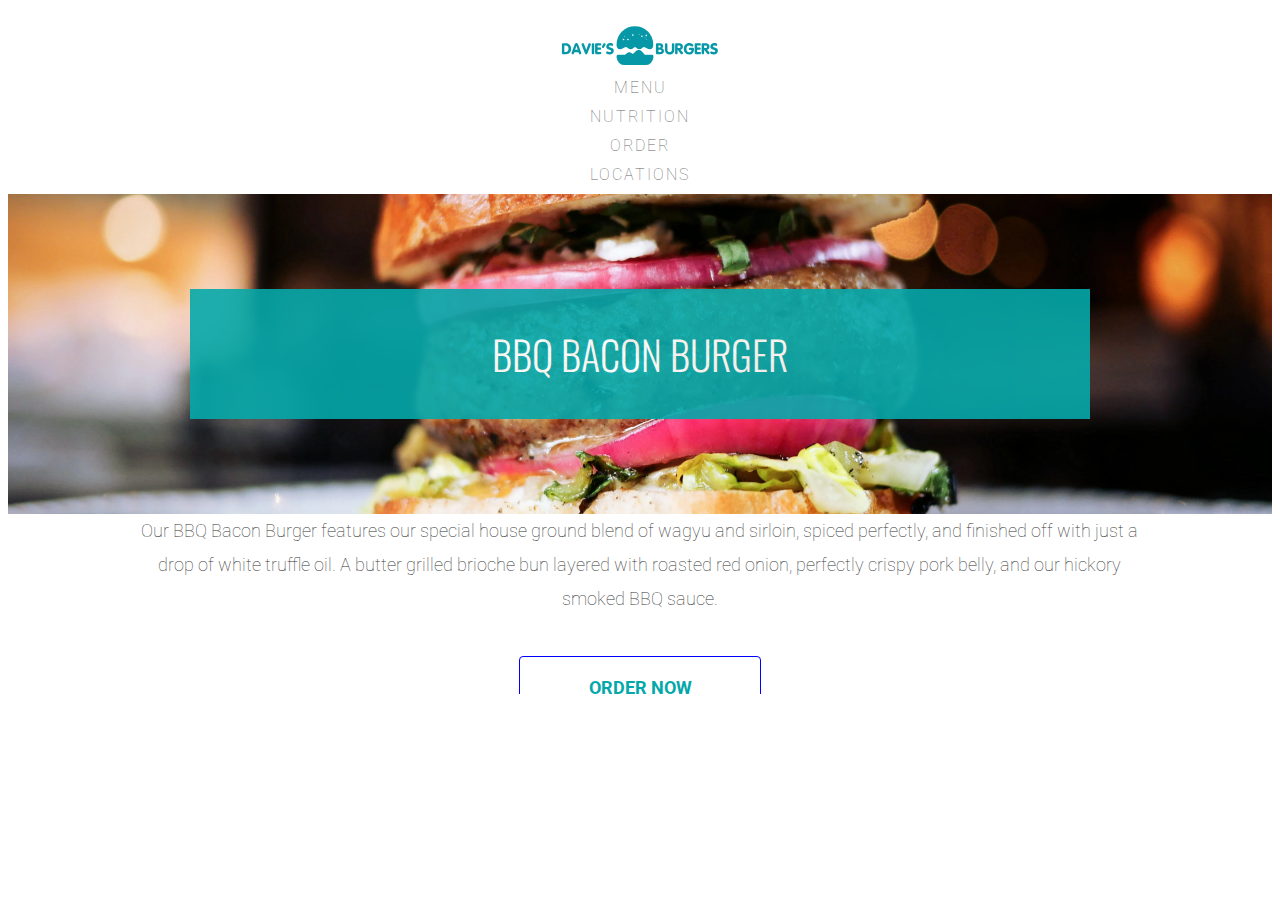
<file: Devis Burger/index.html>
<!DOCTYPE html>
<html lang="en">
<head>
    <meta charset="UTF-8">
    <meta name="viewport" content="width=device-width, initial-scale=1.0">
    <link rel="stylesheet" href="./css/style.css">
    <link href="https://fonts.googleapis.com/css?family=Roboto:100,500,700|Oswald:300,400,700" rel="stylesheet">
    <title>Devie's Burger</title>
</head>
<body>
    <nav>
        <img src="./images/htmlcss1-img_burger-logo.svg" alt="Devie's Burger Logo"/>
        <span><a href="#">MENU</a></span>
        <span><a href="#">NUTRITION</a></span>
        <span><a href="#">ORDER</a></span>
        <span><a href="#">LOCATIONS</a></span>
    </nav>
    <div class="content">
        <div class="header">
            <h1>BBQ BACON BURGER</h1>
        </div>
        
        <article><p>Our BBQ Bacon Burger features our special house ground blend of wagyu and sirloin, spiced perfectly, and finished off with just a drop of white truffle oil. A butter grilled brioche bun layered with roasted red onion, perfectly crispy pork belly, and our hickory smoked BBQ sauce.</p></article>

        <div class="order-details">
            <a href="#" class="button">ORDER NOW</a>
            <ul class="nutrition-details">
                <li>
                    <span class="category">CALORIES</span>
                    <span class="value">678</span>
                </li>
                <li>
                    <span class="category">FAT</span>
                    <span class="value">32</span>
                </li>
                <li>
                    <span class="category">PROTEIN</span>
                    <span class="value">34</span>
                </li>
                <li>
                    <span class="category">CARBOHYDRATES</span>
                    <span class="value">34</span>
                </li>
                <li>
                    <span class="category">SODIUM</span>
                    <span class="value">112</span>
                </li>
            </ul>
        </div>
    </div>
</body>
</html>
</file>
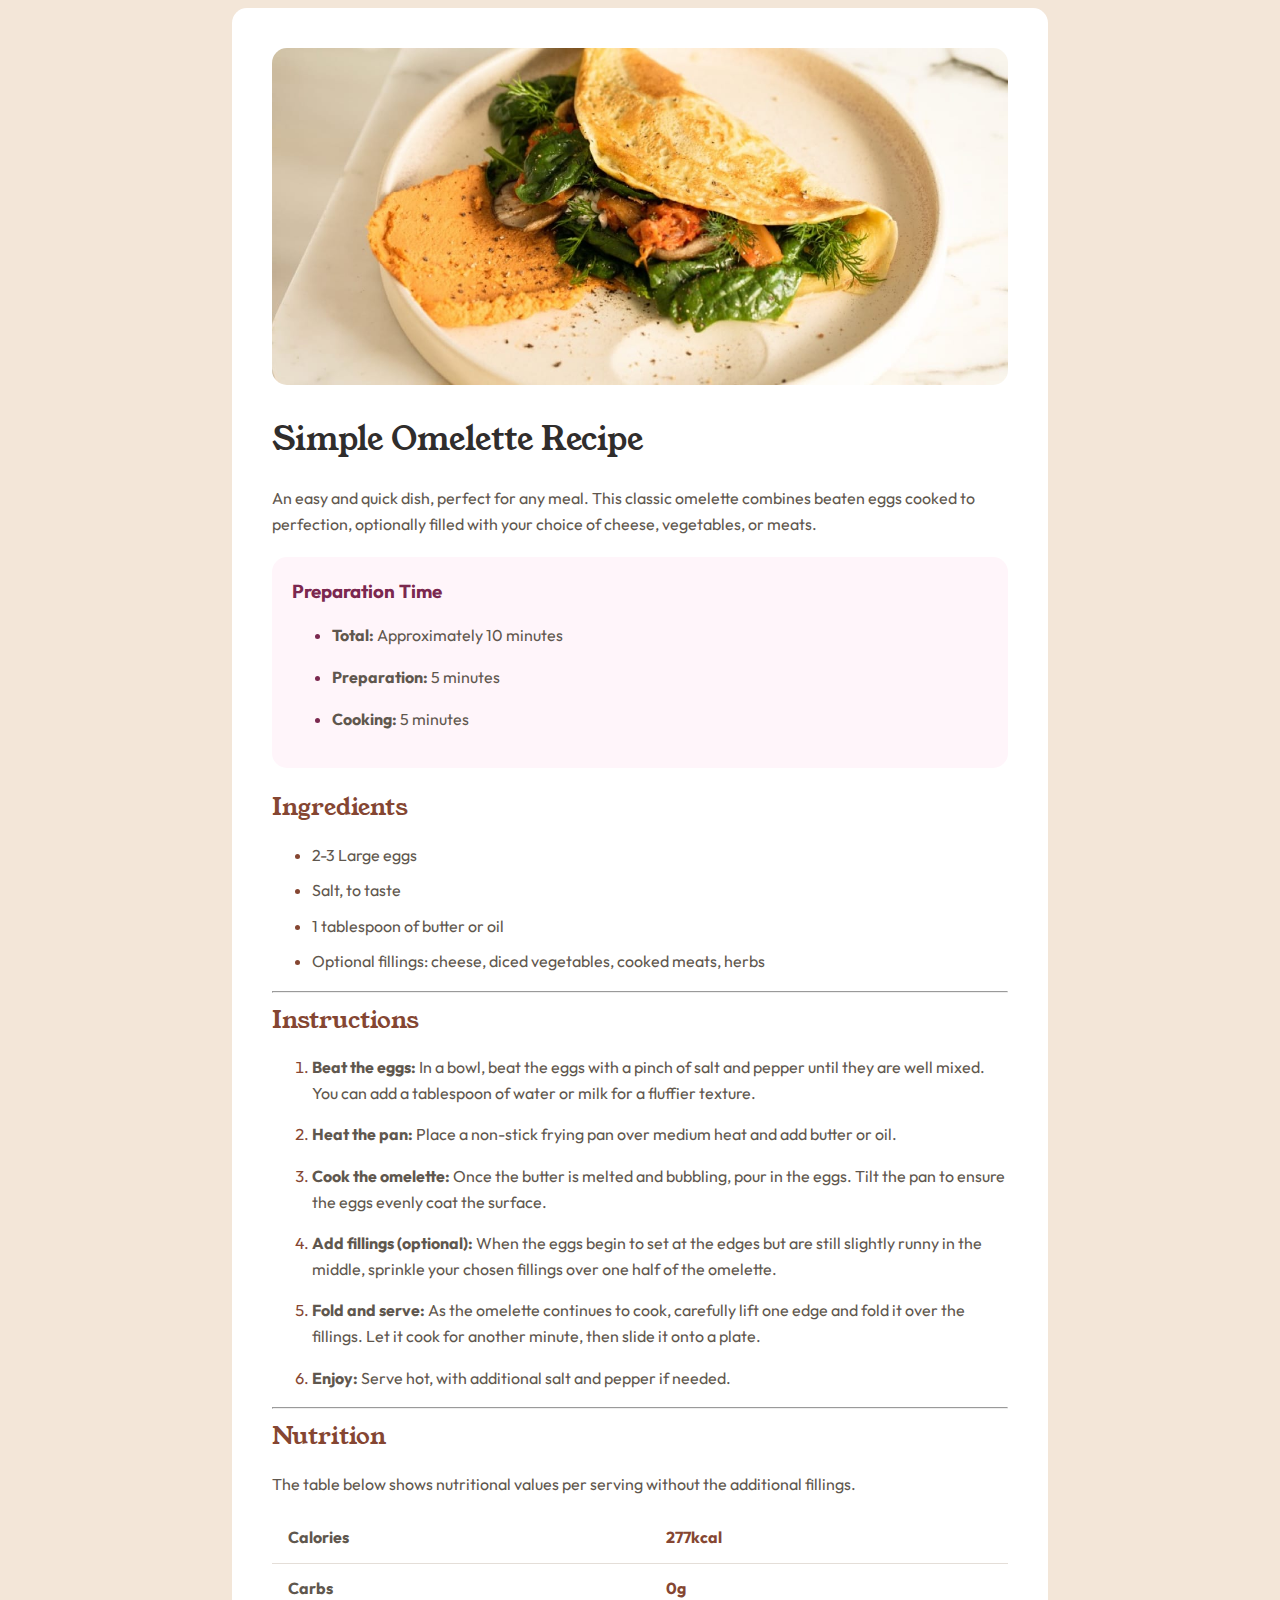
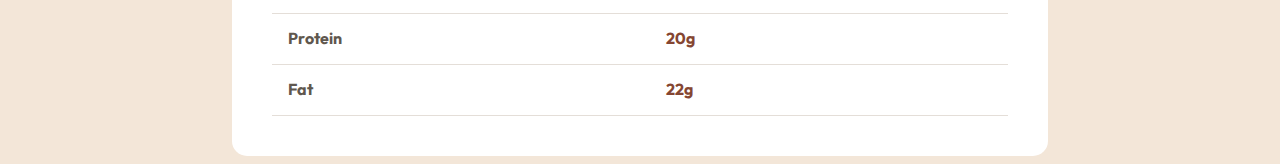
<file: recipe-page/index.html>
<!DOCTYPE html>
<html lang="en">
<head>
    <meta charset="UTF-8">
    <meta name="viewport" content="width=device-width, initial-scale=1.0">
    <link rel="preconnect" href="https://fonts.googleapis.com">
    <link rel="preconnect" href="https://fonts.gstatic.com" crossorigin>
    <link href="https://fonts.googleapis.com/css2?family=Outfit:wght@100..900&family=Space+Mono:ital,wght@0,400;0,700;1,400;1,700&family=Young+Serif&display=swap" rel="stylesheet">
    <link rel="preconnect" href="https://fonts.googleapis.com">
    <link rel="preconnect" href="https://fonts.gstatic.com" crossorigin>
    <link href="https://fonts.googleapis.com/css2?family=Outfit:wght@100..900&family=Space+Mono:ital,wght@0,400;0,700;1,400;1,700&family=Young+Serif&display=swap" rel="stylesheet">
    <link rel="stylesheet" href="./css/style.css">
    <title>Simple Omelette Recipe</title>
</head>
<body>
    <div class="container">
        <header>
            <img src="./images/image-omelette.jpeg" alt="serving of Omelette">
            <h1>Simple Omelette Recipe</h1>
            <p>An easy and quick dish, perfect for any meal. This classic omelette combines beaten eggs cooked to perfection, optionally filled with your choice of cheese, vegetables, or meats.</p>
        </header>
        <div class="prep-container">
            <h3>Preparation Time</h3>
            <ul>
                <li><p><strong>Total:</strong> Approximately 10 minutes</p></li>
                <li><p><strong>Preparation:</strong> 5 minutes</p></li>
                <li><p><strong>Cooking:</strong> 5 minutes</p></li>
            </ul>
        </div>
        <section class="ingredient">
            <h2>Ingredients</h2>
            <ul>
                <li>2-3 Large eggs</li>
                <li>Salt, to taste</li>
                <li>1 tablespoon of butter or oil</li>
                <li>Optional fillings: cheese, diced vegetables, cooked meats, herbs</li>
            </ul>
        </section>
        <hr class="divider">
        <section class="instruction">
            <h2>Instructions</h2>
            <ol>
                <li><p><strong>Beat the eggs:</strong> In a bowl, beat the eggs with a pinch of salt and pepper until they are well mixed. You can add a tablespoon of water or milk for a fluffier texture.</p></li>
                <li><p><strong>Heat the pan:</strong> Place a non-stick frying pan over medium heat and add butter or oil.</p></li>
                <li><p><strong>Cook the omelette:</strong> Once the butter is melted and bubbling, pour in the eggs. Tilt the pan to ensure the eggs evenly coat the surface.</p></li>
                <li><p><strong>Add fillings (optional):</strong> When the eggs begin to set at the edges but are still slightly runny in the middle, sprinkle your chosen fillings over one half of the omelette.</p></li>
                <li><p><strong>Fold and serve:</strong> As the omelette continues to cook, carefully lift one edge and fold it over the fillings. Let it cook for another minute, then slide it onto a plate.</p></li>
                <li><p><strong>Enjoy:</strong> Serve hot, with additional salt and pepper if needed.</p></li>
            </ol>
        </section>
        <hr class="divider">
        <section class="nutrition">
            <h2>Nutrition</h2>
            <p>The table below shows nutritional values per serving without the additional fillings.</p>
            <table>
                <tr>
                    <th scope="row">Calories</th>
                    <td>277kcal</td>
                </tr>
                <tr>
                    <th scope="row">Carbs</th>
                    <td>0g</td>
                </tr>
                <tr>
                    <th scope="row">Protein</th>
                    <td>20g</td>
                </tr>
                <tr>
                    <th scope="row">Fat</th>
                    <td>22g</td>
                </tr>
            </table>
        </section>
    </div>
</body>
</html>
</file>
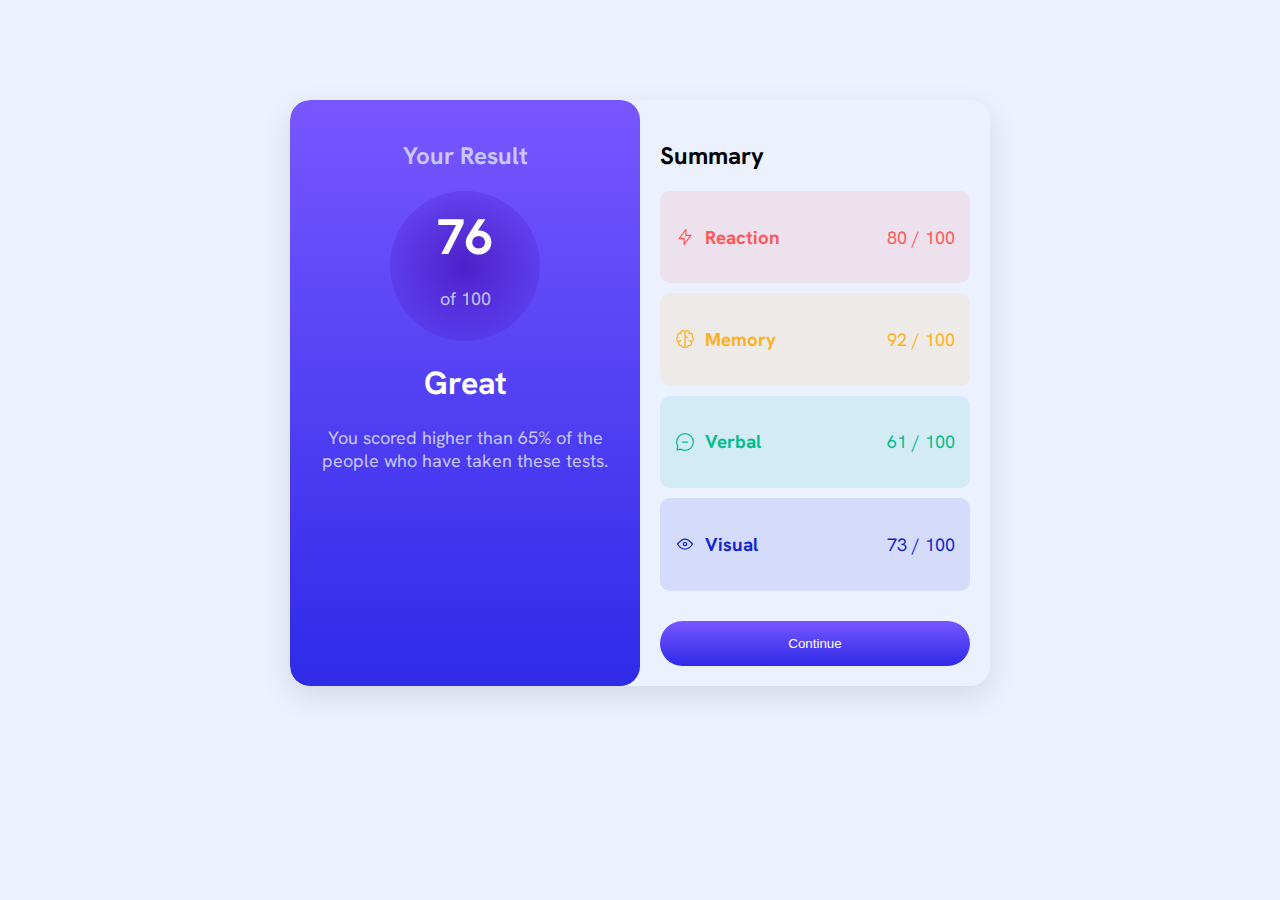
<file: Result Summary Card/index.html>
<!DOCTYPE html>
<html lang="en">
<head>
    <meta charset="UTF-8">
    <meta name="viewport" content="width=device-width, initial-scale=1.0">
    <link rel="preconnect" href="https://fonts.googleapis.com">
    <link rel="preconnect" href="https://fonts.gstatic.com" crossorigin>
    <link href="https://fonts.googleapis.com/css2?family=Hanken+Grotesk:ital,wght@0,100..900;1,100..900&family=Outfit:wght@100..900&family=Space+Mono:ital,wght@0,400;0,700;1,400;1,700&family=Young+Serif&display=swap" rel="stylesheet">
    <link rel="stylesheet" href="./css/style.css">
    <title>Result Summary</title>
</head>
<body>
    <div class="container">
        <div class="result">
            <h2 class="heading">Your Result</h2>
            <div class="total">
                <div class="socre">
                     <p class="overall-marks">76</p>
                    <p>of 100</p>
                </div>   
            </div>
            <h1>Great</h1>
            <p>You scored higher than 65% of the people who have taken these tests.</p>
        </div>
        <div class="summary">
            <h2>Summary</h2>
            <div class="category reaction">
                <div class="label">
                    <img src="./images/icon-reaction.svg" alt="">
                <h3>Reaction</h3>
                </div>
                <p><span>80</span> / 100</p>
            </div>
            <div class="category memory">
                <div class="label">
                    <img src="./images/icon-memory.svg" alt="">
                <h3>Memory</h3>
                </div>
                <p><span>92</span> / 100</p>
            </div>
            <div class="category verbal">
                <div class="label">
                    <img src="./images/icon-verbal.svg" alt="">
                <h3>Verbal</h3>
                </div>
                <p><span>61</span> / 100</p>
            </div>
            <div class="category visual">
                <div class="label">
                    <img src="./images/icon-visual.svg" alt="">
                <h3>Visual</h3>
                </div>
                <p><span>73</span> / 100</p>
            </div>
            <button class="button">
                Continue
            </button>
        </div>
    </div>
</body>
</html>
</file>
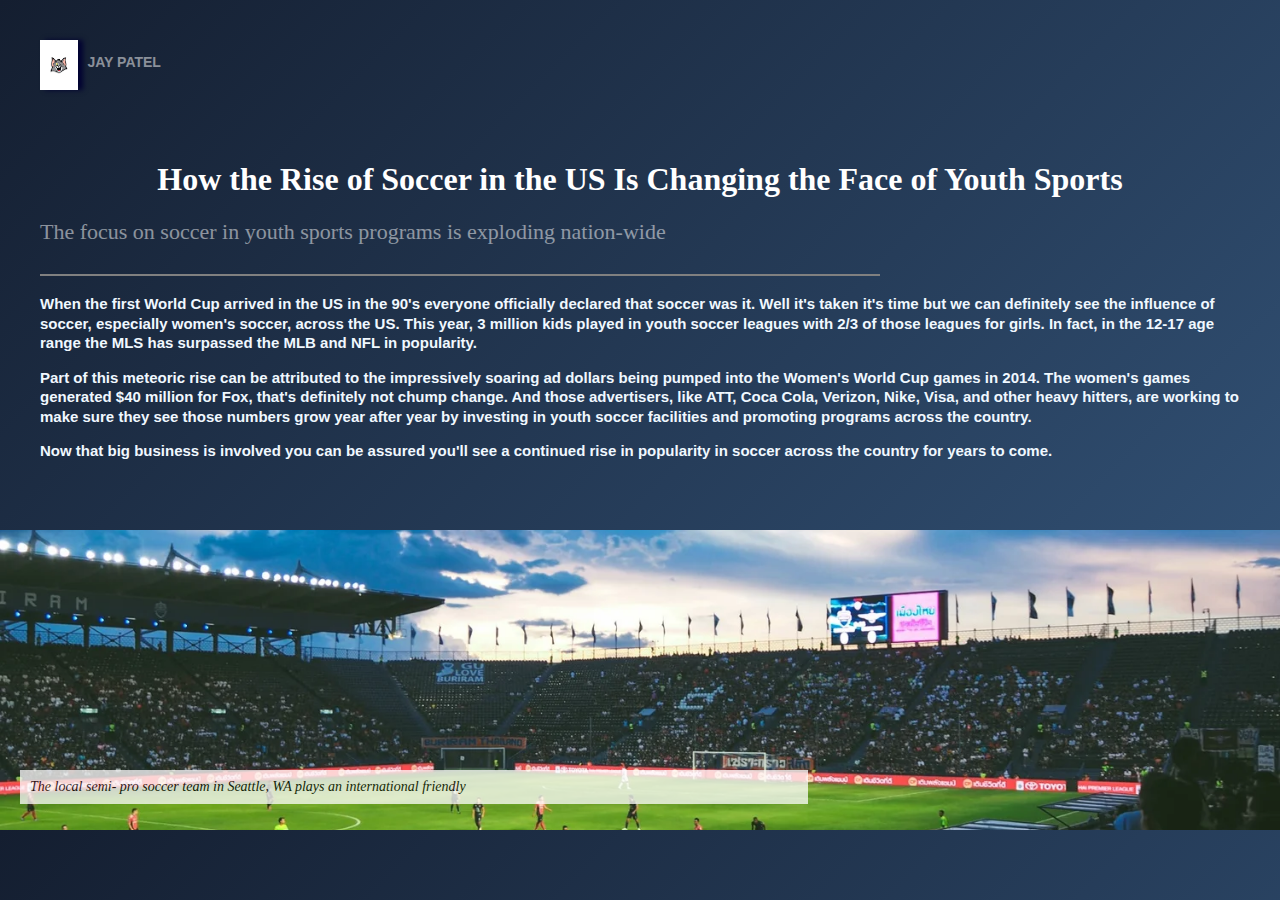
<file: Rise of Soccer Website - Html, CSS/index.html>
<!DOCTYPE html>
<html lang="en">
<head>
    <meta charset="UTF-8">
    <meta name="viewport" content="width=device-width, initial-scale=1.0">
    <link rel="stylesheet" href="./css/style.css">
    <title>Rise of Soccer in the US</title>
</head>
<body>
    <div class="content">
    <div class="author">
        <img src="./image/Tom Face _ Tom And Jerry Official Pin _ Redwolf.jpg" alt="author"/>
        <h3>Jay Patel</h3>
    </div>
    
    <header>
        <h1 class="title">How the Rise of Soccer in the US Is Changing the Face of Youth Sports</h1>
        <h2>The focus on soccer in youth sports programs is exploding nation-wide</h2>
    </header>
    <article>
        <p>When the first World Cup arrived in the US in the 90's everyone officially declared that soccer was it. Well it's taken it's time but we can definitely see the influence of soccer, especially women's soccer, across the US. This year, 3 million kids played in youth soccer leagues with 2/3 of those leagues for girls. In fact, in the 12-17 age range the MLS has surpassed the MLB and NFL in popularity.</p>
        <p>Part of this meteoric rise can be attributed to the impressively soaring ad dollars being pumped into the Women's World Cup games in 2014. The women's games generated $40 million for Fox, that's definitely not chump change. And those advertisers, like ATT, Coca Cola, Verizon, Nike, Visa, and other heavy hitters, are working to make sure they see those numbers grow year after year by investing in youth soccer facilities and promoting programs across the country.</p>
        <p>Now that big business is involved you can be assured you'll see a continued rise in popularity in soccer across the country for years to come.</p>
    </article>
    </div>
    <div class="footer">
        <p>The local semi- pro soccer team in Seattle, WA plays an international friendly</p>
    </div>
</body>
</html>
</file>
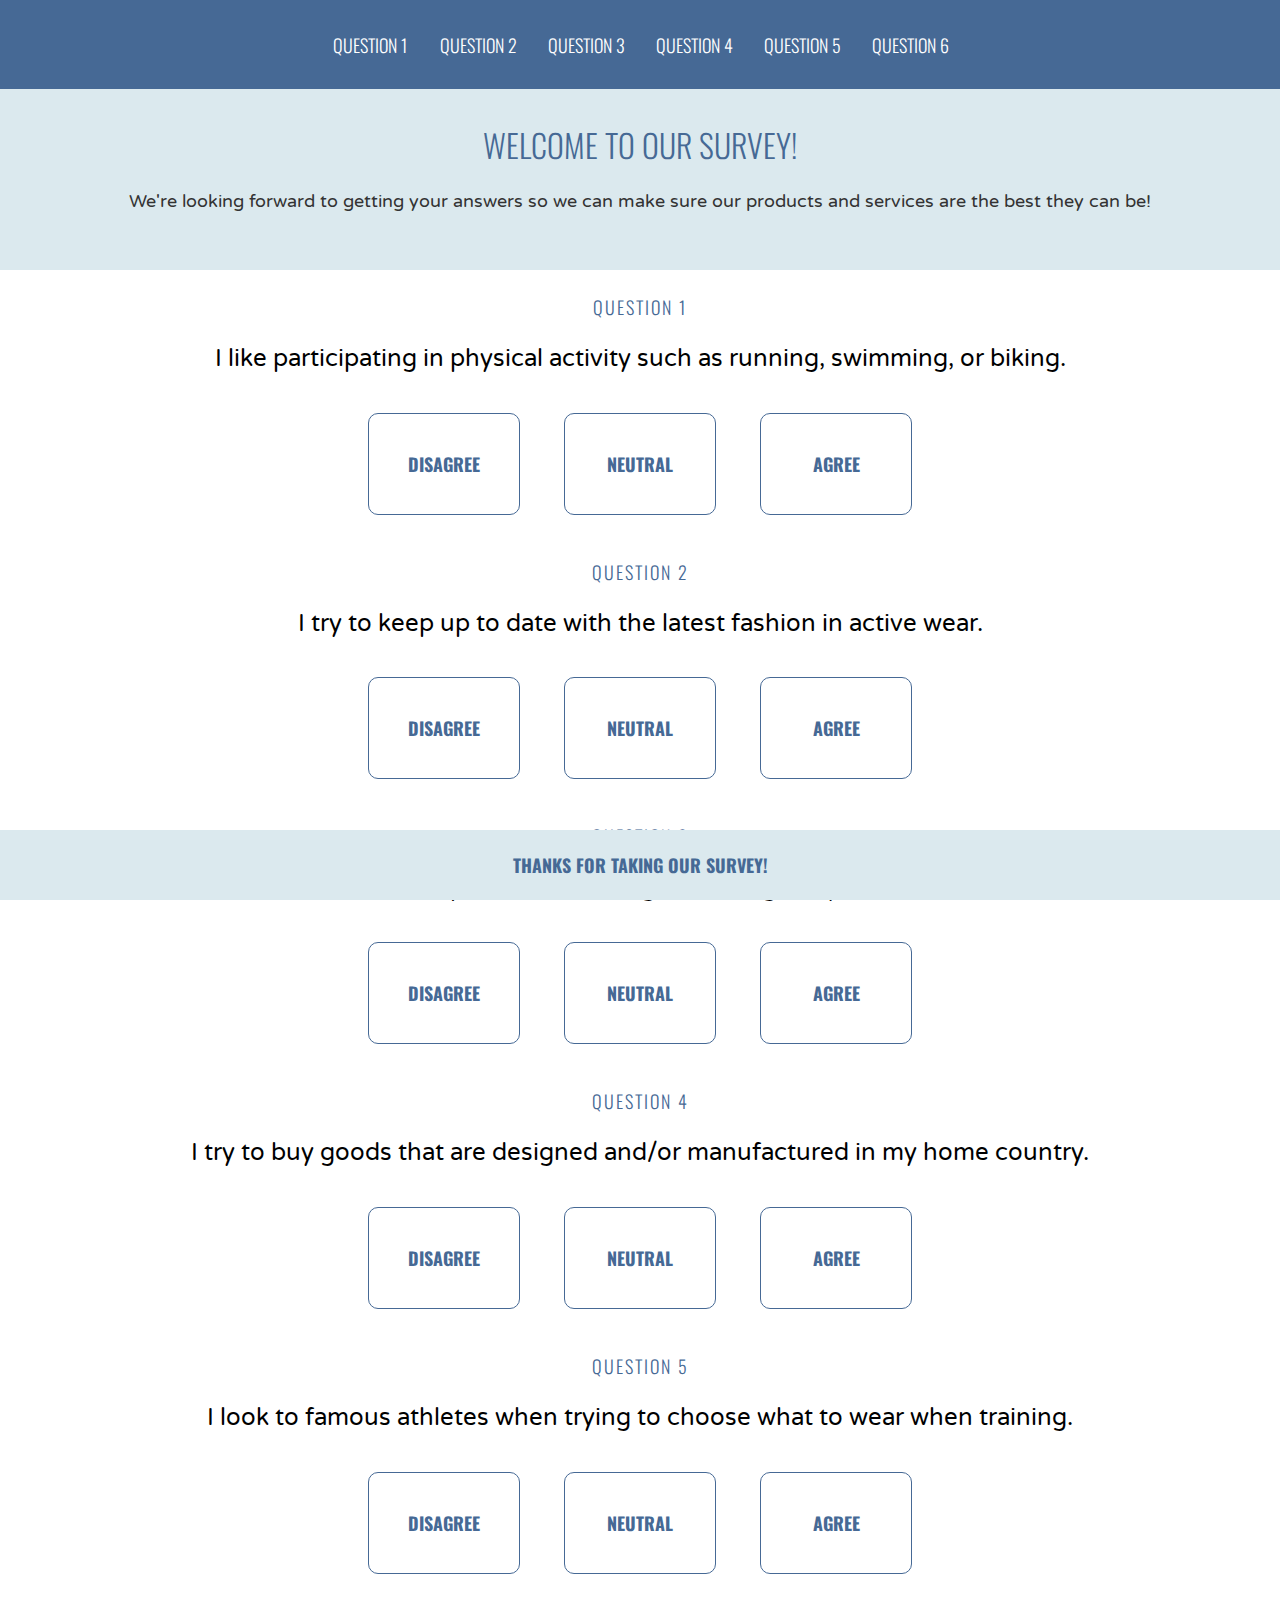
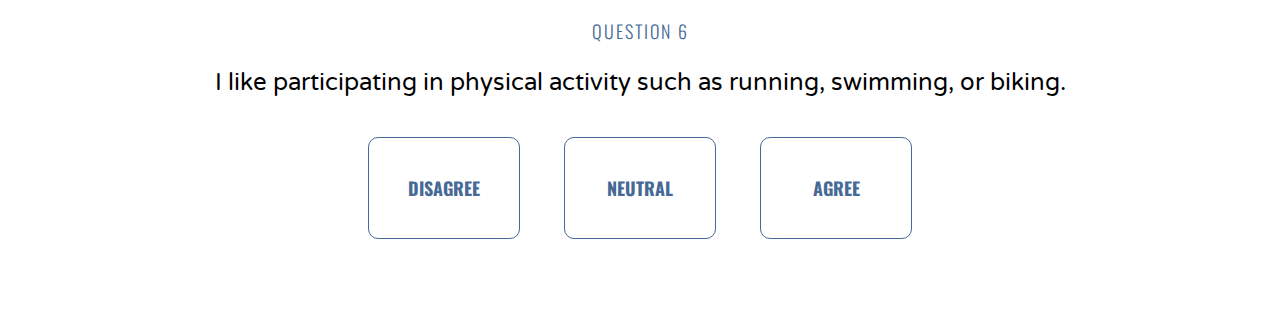
<file: Survey - Html, CSS/index.html>
<!DOCTYPE html>
<html lang="en">
<head>
    <meta charset="UTF-8">
    <meta name="viewport" content="width=device-width, initial-scale=1.0">
    <link rel="stylesheet" href="./style.css">
    <link href="https://fonts.googleapis.com/css?family=Oswald:300,700|Varela+Round" rel="stylesheet">
    <title>Please Participate in Our Survey!</title>
</head>
<body>
    <header>
        <ul>
            <li><a href="#1">Question 1</a></li>
            <li><a href="#2">Question 2</a></li>
            <li><a href="#3">Question 3</a></li>
            <li><a href="#4">Question 4</a></li>
            <li><a href="#5">Question 5</a></li>
            <li><a href="#6">Question 6</a></li>
        </ul>
    </header>
    <div class="welcome">
        <h1>Welcome to our survey!</h1>
        <p>We're looking forward to getting your answers so we can make sure our products and services are the best they can be!</p>
    </div>
    <div class="content">
        <h4 id="1" class="questions">Question 1</h4>
        <h2>I like participating in physical activity such as running, swimming, or biking.</h2>
        <div class="answers">
            <h3>DISAGREE</h3>
        </div>
        <div class="answers">
            <h3>NEUTRAL</h3>
        </div>
        <div class="answers">
            <h3>AGREE</h3>
        </div>
        <h4 id="2" class="questions">Question 2</h4>
        <h2>I try to keep up to date with the latest fashion in active wear.</h2>
        <div class="answers">
            <h3>DISAGREE</h3>
        </div>
        <div class="answers">
            <h3>NEUTRAL</h3>
        </div>
        <div class="answers">
            <h3>AGREE</h3>
        </div>
        <h4 id="3" class="questions">Question 3</h4>
        <h2>I purchase clothing online regularly.</h2>
        <div class="answers">
            <h3>DISAGREE</h3>
        </div>
        <div class="answers">
            <h3>NEUTRAL</h3>
        </div>
        <div class="answers">
            <h3>AGREE</h3>
        </div>
        <h4 id="4" class="questions">Question 4</h4>
        <h2>I try to buy goods that are designed and/or manufactured in my home country.</h2>
        <div class="answers">
            <h3>DISAGREE</h3>
        </div>
        <div class="answers">
            <h3>NEUTRAL</h3>
        </div>
        <div class="answers">
            <h3>AGREE</h3>    
        </div>
        <h4 id="5" class="questions">Question 5</h4>
        <h2>I look to famous athletes when trying to choose what to wear when training.</h2>
        <div class="answers">
            <h3>DISAGREE</h3>
        </div>
        <div class="answers">
            <h3>NEUTRAL</h3>
        </div>
        <div class="answers">
            <h3>AGREE</h3>
        </div>
        <h4 id="6" class="questions">Question 6</h4>
        <h2>I like participating in physical activity such as running, swimming, or biking.</h2>
        <div class="answers">
            <h3>DISAGREE</h3>
        </div>
        <div class="answers">
            <h3>NEUTRAL</h3>
        </div>
        <div class="answers">
            <h3>AGREE</h3>
        </div>
    </div>
    <footer>
        <h3>Thanks for taking our survey!</h3>
    </footer>
</body>
</html>
</file>
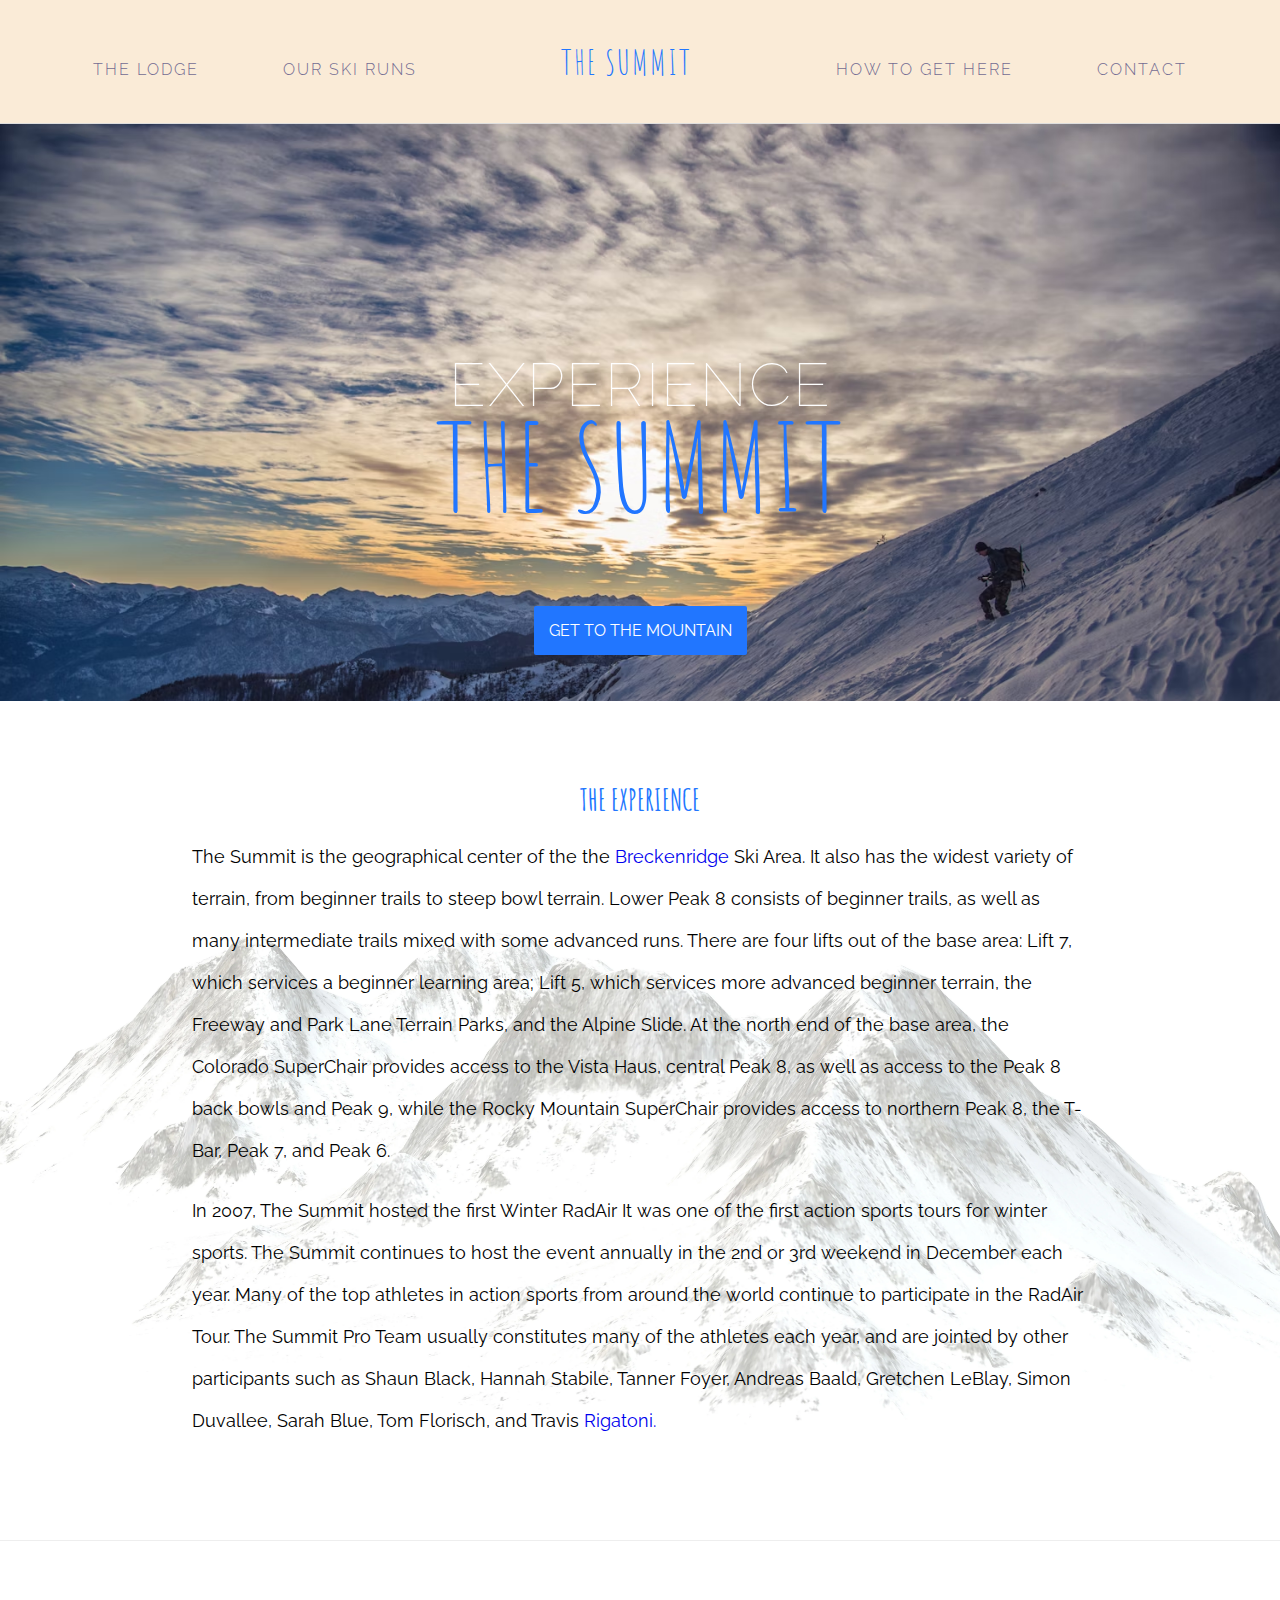
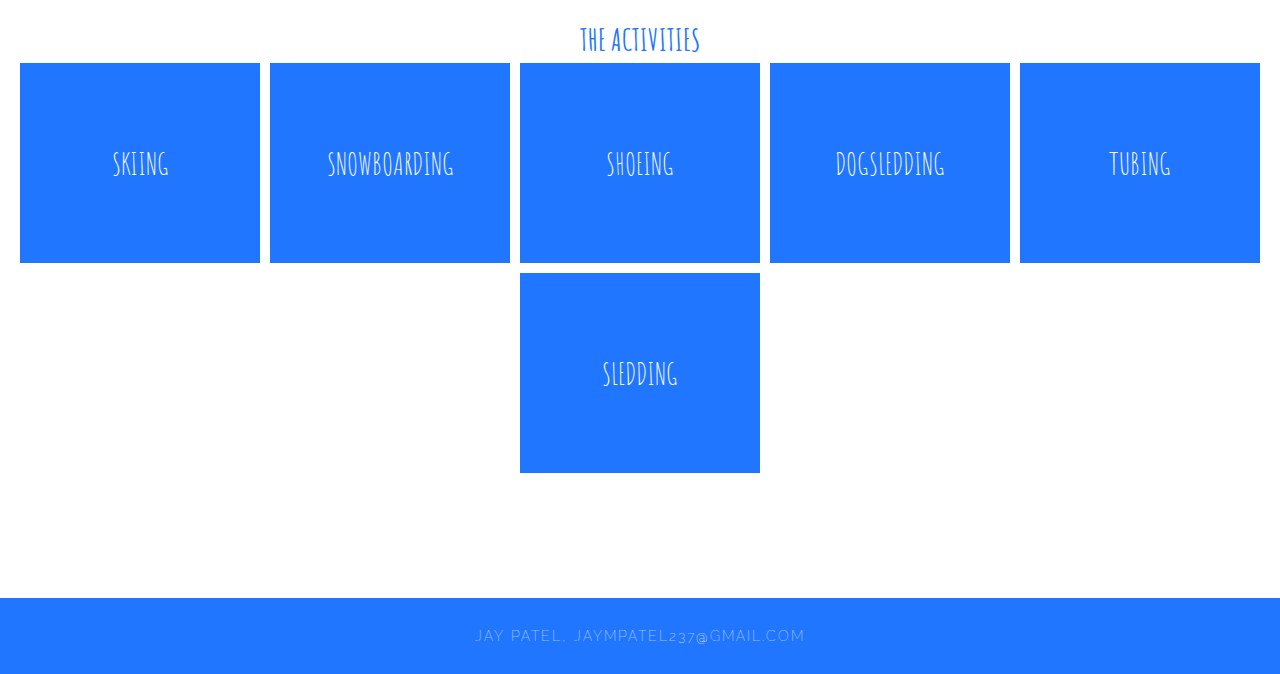
<file: The Summit/index.html>
<!DOCTYPE html>
<html lang="en">
<head>
    <meta charset="UTF-8">
    <meta name="viewport" content="width=device-width, initial-scale=1.0">
    <title>Experience the Summit at Breckenridge!</title>
    <link href="https://fonts.googleapis.com/css?family=Amatic+SC|Raleway:100,200,300,400,500,600,700,800,900" rel="stylesheet">
    <link rel="stylesheet" href="./css/style.css">
</head>
<body>
    <header>
        <nav>
            <ul class="nav-link">
                <li><a href="#">The Lodge</a></li>
                <li><a href="#">Our Ski Runs</a></li>
                <li><a href="#" class="nav-logo">The Summit</a></li>
                <li><a href="#">How To Get Here</a></li>
                <li><a href="#">Contact</a></li>
            </ul>
        </nav>
    </header>
    <div class="banner">
        <div class="banner-text">
            <h1>Experience</h1>
            <h1 class="summit">THE SUMMIT</h1>
            <a href="#" class="btn">Get to the mountain</a>
        </div>
    </div>
    <div class="content">
        <h2>THE EXPERIENCE</h2>
        <div class="discription">
            <p>The Summit is the geographical center of the the <a href="http://www.gobreck.com/">Breckenridge</a> Ski Area. It also has the widest variety of terrain, from beginner trails to steep bowl terrain. Lower Peak 8 consists of beginner trails, as well as many intermediate trails mixed with some advanced runs. There are four lifts out of the base area: Lift 7, which services a beginner learning area; Lift 5, which services more advanced beginner terrain, the Freeway and Park Lane Terrain Parks, and the Alpine Slide. At the north end of the base area, the Colorado SuperChair provides access to the Vista Haus, central Peak 8, as well as access to the Peak 8 back bowls and Peak 9, while the Rocky Mountain SuperChair provides access to northern Peak 8, the T-Bar, Peak 7, and Peak 6.</p>
            <p>In 2007, The Summit hosted the first Winter RadAir It was one of the first action sports tours for winter sports. The Summit continues to host the event annually in the 2nd or 3rd weekend in December each year. Many of the top athletes in action sports from around the world continue to participate in the RadAir Tour. The Summit Pro Team usually constitutes many of the athletes each year, and are jointed by other participants such as Shaun Black, Hannah Stabile, Tanner Foyer, Andreas Baald, Gretchen LeBlay, Simon Duvallee, Sarah Blue, Tom Florisch, and Travis <a href="https://www.google.com/search?q=rigatoni&rlz=1C5CHFA_enUS751US751&source=lnms&tbm=isch&sa=X&ved=0ahUKEwj5qu257ZvYAhVp3IMKHfkHDyUQ_AUICigB&biw=948&bih=1103">Rigatoni.</p>
        </div>
    </div>
    
    <div class="activities-panel">
        <h2>The Activities</h2>
        <a class="activity">
            Skiing
        </a>
        <a class="activity">
            Snowboarding
        </a>
        <a class="activity">
            Shoeing
        </a>
        <a class="activity">
            Dogsledding
        </a>
        <a class="activity">
            Tubing
        </a>
        <a class="activity">
            Sledding
        </a>
    </div>
    <div class="footer">
        <h2>Jay Patel, jaympatel237@gmail.com</h2>
    </div>
</body>
</html>
</file>
<file: Devis Burger/css/style.css>
body{
    background-image: url('https://content.codecademy.com/courses/web-101/unit-6/htmlcss1-img_foodlogo.png');
    text-align: center;
    font-family: 'Roboto', sans-serif;
    font-size: 18px;
}

a{
    text-decoration: none;
}

nav img{
    display: block;
    width: 180px;
    margin: 0 auto;
}

nav span{
    display: block;
    font-size: 16px;
    font-weight: 100;
    letter-spacing: 2px;
    margin: 10px 0;
}

nav span a{
    color: #666666;
}

.content{
    width: 100%;
    height: 500px;
    margin: 10px auto;
    overflow: scroll;
}

.header{
    background-image: url('../images/htmlcss1-img_burgerphoto.webp');
    background-position: center;
    background-size: cover;
    height: 320px;
    display: flex;
    justify-content: center;
    align-items: center;
}

.header h1{
    background-color: #05A8AA;
    color: #fff;
    font-family: 'Oswald', sans-serif;
    font-size: 40px;
    font-weight: 300;
    line-height: 90px;
    width: 68%;
    height: 90px;
    padding: 20px;
    opacity: 0.9;
    
}

.content article{
    width: 90%;
    margin: 0 auto;
}

.content article p {
    color: #333333;
    font-weight: 100;
    line-height: 34px;
    width: 90%;
    margin-top: 18px;
    margin: 0 auto;
}

.button{
    border-radius: 4px;
    color: #05A8AA;
    display: block;
    font-weight: 700;
    width: 200px;
    padding: 20px;
    margin: 40px auto;
    border: 1px solid blue;
}

.button:hover{
    background-color: #05A8AA;
    color: #fff;
    border: 1px solid #05A8AA;
}

ul.nutrition-details{
    list-style: none;
    padding: 20px;
}

ul.nutrition-details li{
    display: inline-block;
    background-color: #05A8AA;
    width: 200px;
    padding: 10px 20px;
    margin-bottom: 3px;
}

.category{
    color: white;
    font-weight: 100;
    letter-spacing: 2px;
    display: block;
}

.value{
    color: white;
    font-size: 26px;
    font-weight: 700;
    letter-spacing: 2px;
}
</file>
<file: recipe-page/css/style.css>
body{
    background-color: hsl(30, 54%, 90%);
    color: hsl(30, 10%, 34%);
    display: flex;
    justify-content: center;
    align-items: center;
    font-family: 'Outfit', serif;
    font-weight: 400;
    font-style: normal;
    font-size: 16px;
    line-height: 1.6;
}

h1, h2{
    font-family: "Young Serif", serif;
    font-weight: 400;
    font-style: normal;
}

h1{
    color: hsl(24, 5%, 18%);
}

h2{
    color: hsl(14, 45%, 36%);
    margin: 0;
}

h3{
    color: hsl(332, 51%, 32%);
    padding: 0;
    margin: 0;
}

li::marker{
    color: hsl(14, 45%, 36%);
}

table{
    width: 100%;
    border-collapse: collapse;
}

th, td {
    padding: 12px 16px;
    text-align: left;
    border-bottom: 1px solid hsl(30, 18%, 87%);
}

th{
    color: hsl(30, 10%, 34%);
}

td{
    color: hsl(14, 45%, 36%);
    font-weight: bold;
}

header img{
    border-radius: 15px;
    width: 100%;
    height: auto;
}

.container{
    background-color: hsl(0, 0%, 100%);
    padding: 2.5rem;
    border-radius: 15px;
    width: 100%;
    max-width: 736px;
}

.prep-container{
    background-color: hsl(330, 100%, 98%);
    border-radius: 15px;
    margin: 20px 0;
    padding: 20px;
}


.prep-container ul li::marker{
    color: hsl(332, 51%, 32%);
}

.ingredient li,
.instruction li {
  margin-bottom: 10px;
}
</file>
<file: Result Summary Card/css/style.css>
body{
    text-align: center;
    background-color: hsl(221, 100%, 96%);
    font-family: "Hanken Grotesk", sans-serif;
}

p{
    font-size: 18px;
}

.container{
    display: flex;
    max-width: 700px;
    margin: 100px auto;
    box-shadow: 0px 10px 30px rgba(0, 0, 0, 0.1);
    overflow: hidden;
    border-radius: 20px;
}

.result{
    background: linear-gradient(hsl(252, 100%, 67%),hsl(241, 81%, 54%));
    width: 50%;
    border-radius: 20px;
    padding: 20px;
}

.total{
    background: radial-gradient(circle at center, hsla(256, 72%, 46%, 1), hsla(241, 72%, 46%, 0));
    border-radius: 50%;
    width: 150px;
    height: 150px;
    margin: 20px auto;
    display: flex;
    align-items: center;
    justify-content: center;
}

.score{
    display: flex;
    flex-direction: column;
    justify-items: center;
    align-items: center;
    margin: 0;
    padding: 0;
}

.score p{
    margin-top: 0;
}

.heading, .result p{
    color: hsl(241, 100%, 89%);
}

p.overall-marks{
    color: hsl(0, 0%, 100%);
    font-size: 50px;
    font-weight: bold;
    margin: 0;
}

.result h1{
    color: hsl(0, 0%, 100%);
}

.summary{
    width: 50%;
    padding: 20px;
}

.summary h2{
    text-align: left;
}

.category{
    display: flex;
    justify-content: space-between;
    align-items: center;
    padding: 15px;
    border-radius: 10px;
    margin: 10px 0;
}

.label{
    display: flex;
    align-items: center;
    gap: 10px;
}

.reaction{
    background-color: hsla(0, 100%, 67%, 0.1);
    color: hsl(0, 100%, 67%);
}

.memory{
    background-color: hsla(39, 100%, 56%, 0.1);
    color: hsl(39, 100%, 56%);
}

.verbal{
    background-color: hsla(166, 100%, 37%, 0.1);
    color: hsl(166, 100%, 37%);
}

.visual{
    background-color: hsla(234, 85%, 45%, 0.1);
    color: hsl(234, 85%, 45%);
}

.summary a{
    text-decoration: none;
    color: white;
}

.button{
    background: linear-gradient(hsl(252, 100%, 67%),hsl(241, 81%, 54%));;
    border: none;
    color: white;
    padding: 15px;
    text-align: center;
    border-radius: 25px;
    cursor: pointer;
    margin-top: 20px;
    width: 100%;
}

.button:active{
    background: hsl(224, 30%, 27%);
}
</file>
<file: Rise of Soccer Website - Html, CSS/css/style.css>
body{
    background: linear-gradient(-45deg, #35577D, #141E30);
    margin: 0;
    padding: 0;
}

.author img{
    height: 50px;
    float: left;
    box-shadow: 5px 0px 5px 0px rgba(0, 0, 50, 0.97);
}

.author h3{
    float: left;
    padding-left: 10px;
    font-family: Helvetica;
    font-size: 14px;
    color: rgba(255, 255, 255, 0.5);
    text-transform: uppercase;
}

.content{
    padding: 40px;
}

h1.title{
    width: 100%;
    padding-top: 100px;
    font-family: Georgia;
    font-size: 2em;
    color: #fff;
    text-align: center;
}

h2{
    color: rgba(255, 255, 255, 0.5);
    border-bottom: 2px solid gray;
    font-weight: 100;
    font-size: 22px;
    line-height: 24px;
    padding-bottom: 30px;
    width: 70%;
    text-align: left;
    font-family: Georgia;
}

article p{
    color: aliceblue;
    line-height: 1.3em;
    text-align: left;
    width: 100%;
    font-family: Helvetica;
    font-size: 15px;
    font-weight: bold;
}

.footer{
    background-image: url("../image/htmlcss1-img_soccer.webp");
    background-size: cover;
    background-position: center;
    height: 300px;
}

.footer p{
    display: block;
    background-color: #fff;
    font-family: 'Playfair Display', serif;
    width: 60%;
    font-size: 14px;
    font-style: italic;
    line-height: 14px;
    margin-left: 20px;
    padding: 10px;
    top: 80%;
    position: relative;
    color: black;
    opacity: 0.75;
}
</file>
<file: Survey - Html, CSS/style.css>
body{
    margin: 0 auto;
    background-color: #FFF;
    text-align: center;
}

header{
    background-color: #466995;
    position: fixed;
    border-bottom: 1px solid #466995;
    width: 100%;
    min-width: 400px;
}

header ul{
    margin: 30px auto;
    padding: 0 20px;
}

header ul li{
    list-style: none;
    display: inline-block;
    width: 100px;
    font-family: 'Oswald', sans-serif;
    color: #fff;
    font-size: 18px;
    font-weight: 300;
    padding: 2px 2px 0 2px;
    text-transform: uppercase;
}

a{
    text-decoration: none;
    color: #fff;
}

.welcome{
    padding: 100px 40px 40px 40px;
    background-color: #DBE9EE;
    box-sizing: border-box;
}

.welcome h1{
    font-family: 'Oswald', sans-serif;
    font-weight: 300;
    color: #466995;
    text-transform: uppercase;
}

.welcome p{
    color: #333;
    font-family: 'Varela Round', sans-serif;
    font-size: 18px;
}

h4.questions{
    color: #466995;
    font-family: 'Oswald', sans-serif;
    font-size: 18px;
    font-weight: 300;
    letter-spacing: 2px;
    text-transform: uppercase;
}

.content{
    padding-bottom: 70px;
}

.content h2{
    font-family: 'Varela Round', sans-serif;
    font-weight: 300;
}

.answers:hover{
    background-color: #DBE9EE;
}
.answers{
    border: 1px solid #466995;
    border-radius: 10px;
    height: 100px;
    width: 150px;
    display: inline-flex;
    margin: 20px;
    align-items: center;
    justify-content: center;
}

.answers h3, footer h3{
    color: #466995;
    font-family: 'Oswald', sans-serif;
    font-size: 18px;
    font-weight: 700;
    text-transform: uppercase;
}

footer{
    box-sizing: border-box;
    background-color: #DBE9EE;
    height: 70px;
    width: 100%;
    position: fixed;
    bottom: 0;
    justify-content: center;
    align-items: center;
    display: flex;
}
</file>
<file: The Summit/css/style.css>
body{
    font-family: 'Raleway', sans-serif;
    background-color: #ffffff;
    margin: 0px;
    padding:0px;
}

h1{
  color: #ffffff;
  font-size: 60px;
  font-weight: 100;
  letter-spacing: 2px;
  margin: 0px;
  text-align: center;
  text-transform: uppercase;
}

h2{
  color: #2176FF;
  font-family: 'Amatic SC',sans-serif;
  font-size: 30px;
  margin: 0px;
  text-align: center;
  text-transform: uppercase;
}

p{
  color: #000000;
  font-size: 18px;
  line-height: 42px;
  text-align: left;
}

a{
    text-decoration: none;
    cursor: pointer;
}

ul{
  margin: 0px;
  padding: 0px;
}

.nav-link{
    box-sizing: border-box;
    background-color: antiquewhite;
    border-bottom: 1px solid #dddddd;
    padding: 30px;
    overflow-y: auto;
    position: fixed;
    text-align: center;
    top: 0px;
    width: 100%;
    z-index: 999;
}

.nav-link li{
    list-style: none;
    display: inline-block;
    text-transform: uppercase;
    font-size: 16px;
    font-weight: 300;
    letter-spacing: 2px;
    padding: 10px 40px;
}

.nav-link li a{
    color: #736B92;
}

.nav-link li a:hover{
    color: #2176FF;
}

.nav-link li a.nav-logo{
    color: #2176FF;
    font-family: 'Amatic SC',sans-serif;
    font-size: 34px;
    padding: 0px 60px;
    text-align: center;
    text-transform: uppercase;
}

.banner{
    background-image: url(../images/photo-1418290232843-5d7a0bd93f7d.avif);
    background-position: center top;
    background-size: cover;
    border-bottom: 1px solid #dddddd;
    height: 700px;
    position: relative;
    text-align: center;
    top: 100px;
    width: 100%;
}

.banner-text{
    position: relative;
    top: 250px;
}



.summit{
    color: #2176FF;
    font-family: 'Amatic SC',sans-serif;
    font-size: 120px;
    margin: -30px 0px 80px 0px;
    text-align: center;
    text-transform: uppercase;
}

.btn{
    color: #ffffff;
    background-color: #2176FF;
    border-radius: 2px;
    padding: 15px;
    font-family: 'Raleway',sans-serif;
    font-size: 16px;
    font-weight: 400;
    text-transform: uppercase;
}

.btn:hover{
    color: #2176FF;
    background-color: #ffffff;
    transition: background-color .1s ease-in;
}

.btn:active{
    font-size: 18px;
    transition: font-size .1s ease-in-out;
}

.content{
    background-image: url(../images/mountain1.webp);
    background-position: center top;
    background-size: cover;
    border-bottom: 1px solid #eeeeee;
    margin: 0 auto;
    overflow-y: auto;
    padding: 80px 0px;
    position: relative;
    text-align: center;
}

.discription{
    display: inline-block;
    width: 70%;
}

.activities-panel{
  margin-bottom: 40px;
  padding: 80px 0px;
  text-align: center;
  display: flex;
  align-items: flex-start;
  flex-wrap: wrap;
  justify-content: center;
}
.activities-panel h2{
  width: 100vw;
}
.activity{
  background-color: #2176FF;
  box-sizing: border-box;
  width: 240px;
  height: 200px;
  display: flex;
  align-items: center;
  justify-content: center;
  color: #fff;
  font-family: 'Amatic SC',sans-serif;
  font-size: 30px;
  text-align: center;
  text-transform: uppercase;
  margin: 5px;
}
.footer{
  background-color: #2176FF;
  padding: 30px;
  text-align: center;
}
.footer h2{
  color: #ffffff;
  font-family: 'Raleway',sans-serif;
  font-size: 14px;
  font-weight: 100;
  letter-spacing: 2px;
}

activity {
  border: 1px solid #2176FF;
  cursor: pointer;
  text-decoration: none;
}

.activity:hover {
  background-color: #fff;
  color: #5495ff;
  transition: color .1s ease-in, background-color .1s ease-in;
}

.activity:active {
  font-size: 40px;
  transition: font-size .1s;
}
</file>
